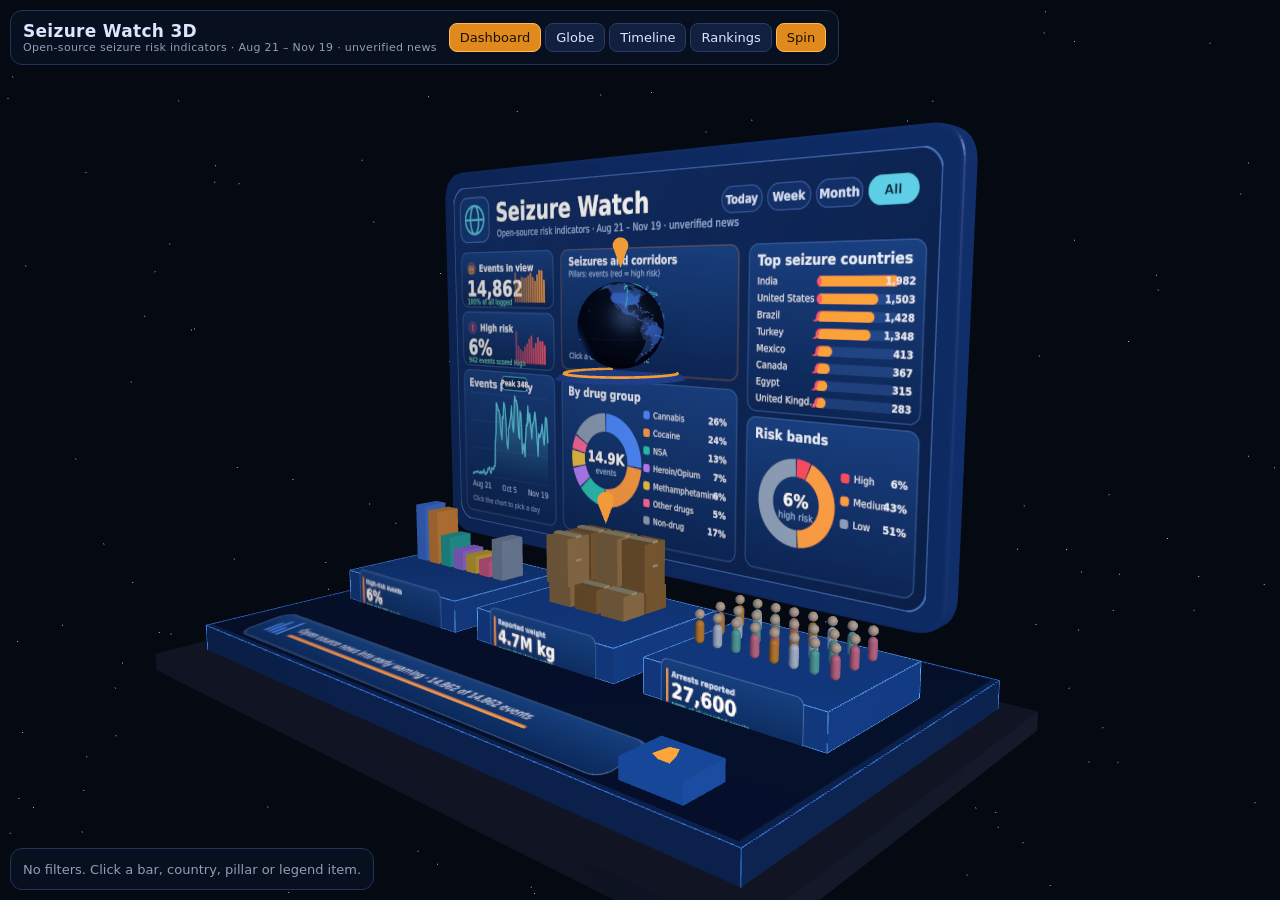
<file: docs/dashboard-3d/index.html>
<!DOCTYPE html>
<html lang="en"><head><meta charset="utf-8">
<meta name="viewport" content="width=device-width, initial-scale=1">
<title>Seizure Watch 3D</title>
<style>
*{box-sizing:border-box}html,body{margin:0;height:100%;background:#050912;color:#dbe6ff;font:13px system-ui,-apple-system,Segoe UI,sans-serif;overflow:hidden}
#c{position:fixed;inset:0;width:100%;height:100%;display:block;cursor:grab;touch-action:none}
.p{position:fixed;background:rgba(10,18,36,.72);border:1px solid #223458;border-radius:12px;backdrop-filter:blur(8px);padding:10px 12px}
#top{top:10px;left:10px;right:10px;display:flex;gap:12px;align-items:center;flex-wrap:wrap}
h1{margin:0;font-size:17px;letter-spacing:.3px}h1 small{display:block;font-size:11px;font-weight:400;color:#8ea0b8}
#kpis{display:flex;gap:8px;flex:1;overflow-x:auto}.k{min-width:96px;padding:2px 10px;border-left:2px solid #4f8cff}.k:nth-child(2){border-color:#ff4d5e}.k:nth-child(3){border-color:#ff9f43}.k:nth-child(4){border-color:#2ec4b6}.k:nth-child(5){border-color:#b983ff}.k:nth-child(6){border-color:#f5c542}
.k span{display:block;color:#8ea0b8;font-size:10px;text-transform:uppercase}.k b{font-size:20px}.k i{display:block;font-style:normal;color:#6f82a3;font-size:10px}
.tabs{display:flex;gap:4px}.tab,.chip,.lg,#spin{background:#12203f;color:#dbe6ff;border:1px solid #2a3c66;border-radius:8px;padding:6px 10px;font:inherit;cursor:pointer}
.tab.on,.lg.on,#spin.on{background:#2f5fd0;border-color:#6d9bff}
#left{left:10px;top:88px;width:210px;max-height:calc(100% - 180px);overflow:auto}
#right{right:10px;top:88px;width:290px;max-height:calc(100% - 180px);overflow:auto}
h3{margin:0 0 6px;font-size:11px;text-transform:uppercase;color:#8ea0b8;letter-spacing:.6px}
.lg{display:flex;align-items:center;gap:7px;width:100%;margin-bottom:4px;text-align:left}.lg i{width:10px;height:10px;border-radius:3px}.lg small{margin-left:auto;color:#9fb4d9}
#left label{display:block;margin-top:10px;color:#8ea0b8}#min{width:100%}
#bot{left:10px;right:10px;bottom:10px;display:flex;gap:6px;flex-wrap:wrap;align-items:center;min-height:42px}
.chip{padding:4px 9px;border-color:#4f8cff}.chip.clear{border-color:#ff4d5e}.hint{color:#8ea0b8}
#events a{display:flex;gap:8px;padding:6px 0;border-top:1px solid #1c2c4d;color:inherit;text-decoration:none}#events a:hover{background:#12203f}
#events b{background:#ff4d5e;color:#fff;border-radius:6px;padding:1px 6px;height:18px;font-size:11px}#events small{display:block;color:#8ea0b8}
#tip{position:fixed;left:0;top:0;pointer-events:none;opacity:0;background:#0b1530ee;border:1px solid #3a5aa0;border-radius:8px;padding:7px 10px;max-width:260px;z-index:5}#tip b{display:block;margin-bottom:2px}
#load{position:fixed;inset:0;display:grid;place-items:center;font-size:16px;color:#8ea0b8;z-index:9;background:#050912}
body.dashv #left,body.dashv #right,body.dashv #kpis{display:none}body.dashv #top{width:auto;right:auto}body.dashv #bot{right:auto}
.tab.on,.lg.on,#spin.on{background:#e08a1e;border-color:#ffb85c;color:#1a1000}
@media(max-width:820px){#right{display:none}#left{width:170px;top:auto;bottom:70px;max-height:34%}#top{top:6px}.k{min-width:80px}.k b{font-size:16px}}
</style></head><body>
<canvas id="c"></canvas>
<div id="load">Loading Seizure Watch…</div>
<div class="p" id="top">
 <h1>Seizure Watch 3D<small>Open-source seizure risk indicators · <span id="dates"></span> · unverified news</small></h1>
 <div id="kpis"></div>
 <div class="tabs"><button class="tab on" data-v="dash">Dashboard</button><button class="tab" data-v="globe">Globe</button><button class="tab" data-v="time">Timeline</button><button class="tab" data-v="rank">Rankings</button><button id="spin" class="on">Spin</button></div>
</div>
<div class="p" id="left"><h3>Drug group</h3><div id="legend"></div><h3 style="margin-top:10px">Risk band</h3><div id="bands"></div>
 <label>Minimum risk score <b id="minv">10</b><input id="min" type="range" min="10" max="100" step="5" value="10"></label></div>
<div class="p" id="right"><h3>Highest-scoring events in view</h3><div id="events"></div></div>
<div class="p" id="bot"><span id="chips"></span></div>
<div id="tip"></div>
<script src="app.js?v=20261120b"></script>
</body></html>
</file>
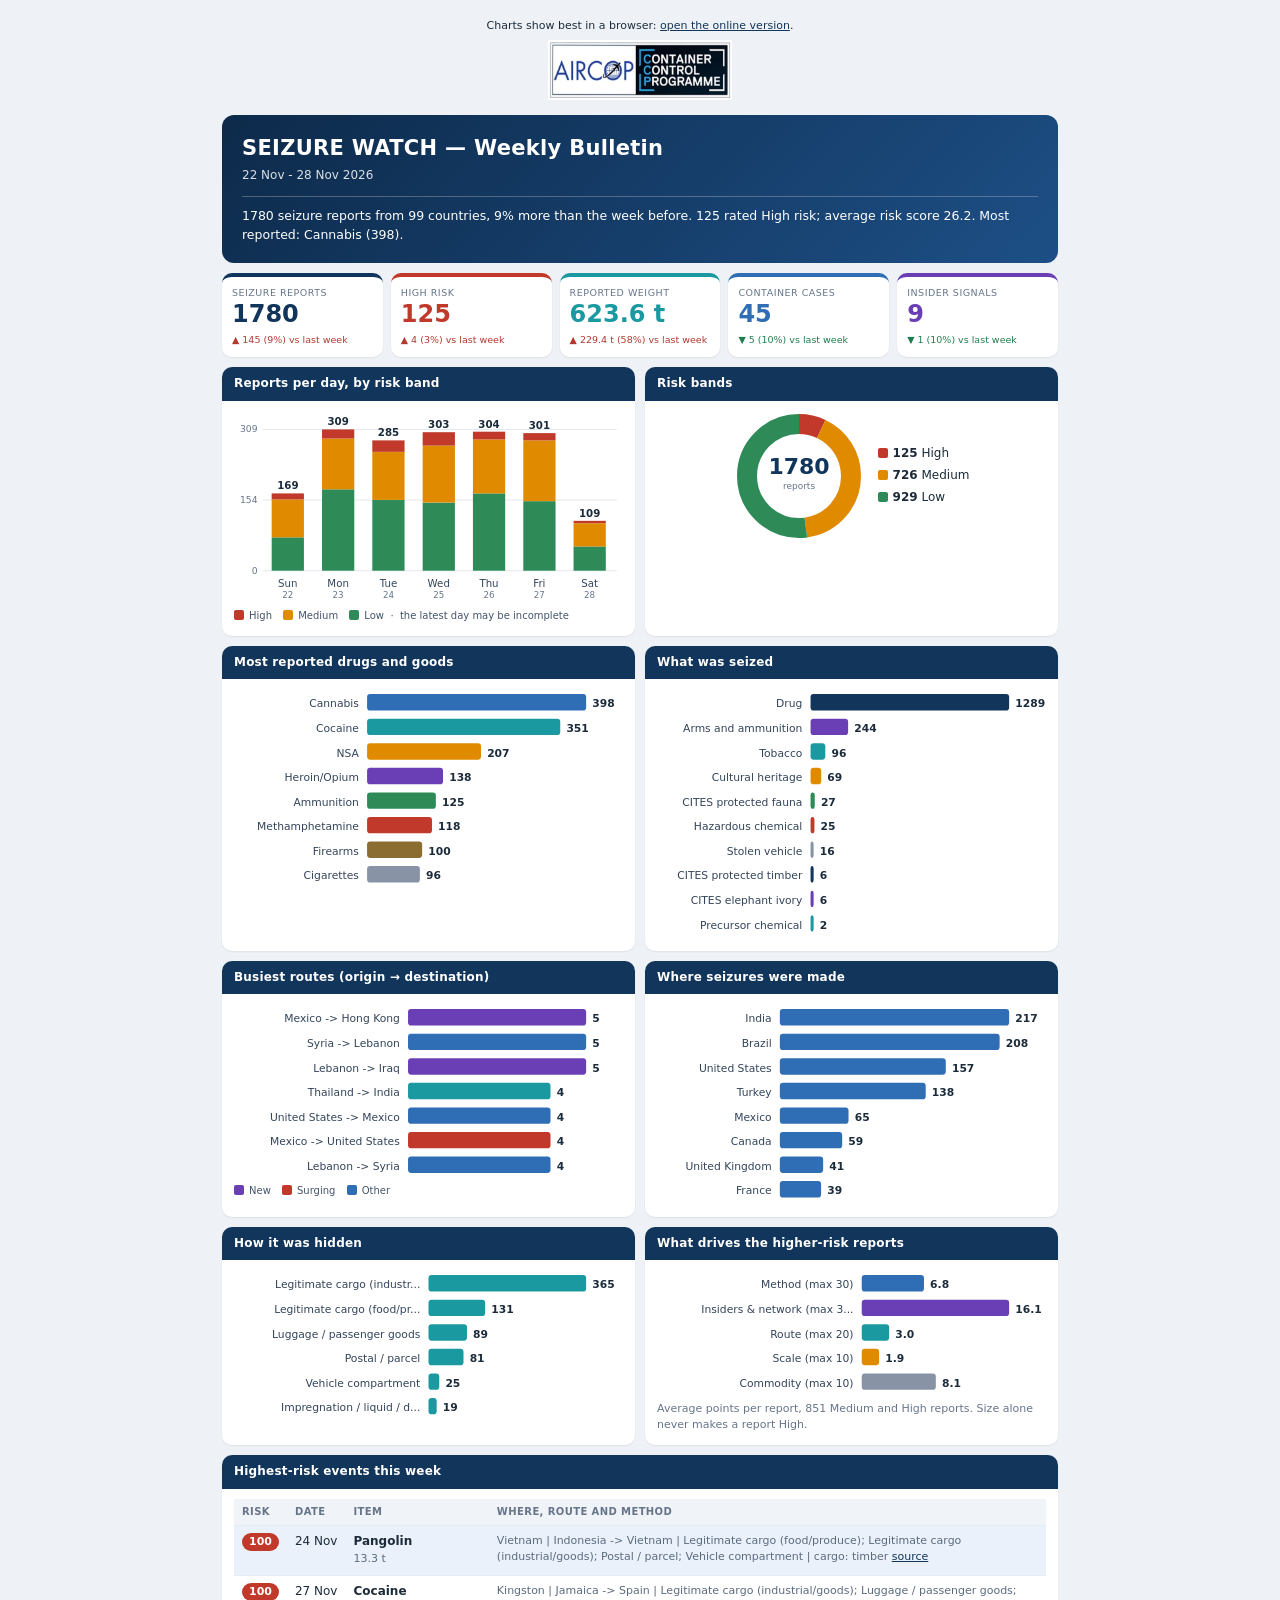
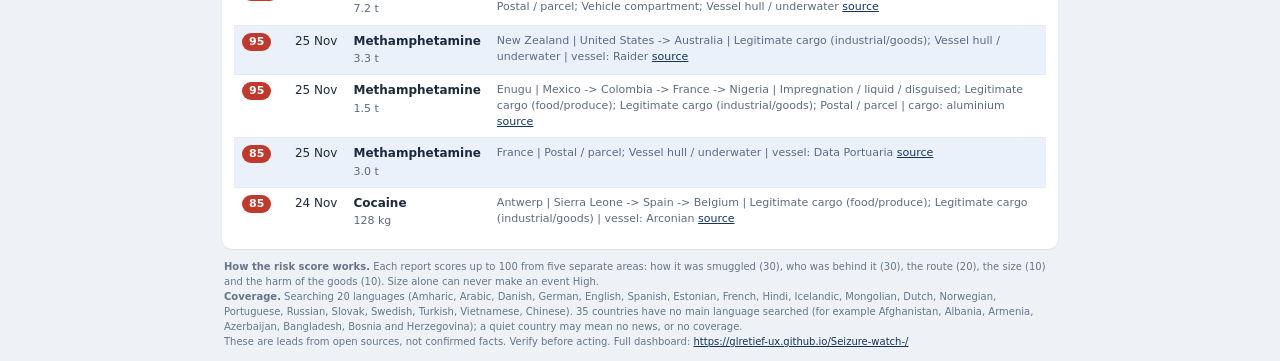
<file: docs/bulletin.html>
<!doctype html><html lang="en"><head><meta charset="utf-8"><meta name="viewport" content="width=device-width, initial-scale=1">
<title>Seizure Watch weekly bulletin 22 Nov - 28 Nov 2026</title>
<style>
@page{size:A4;margin:0}
*{box-sizing:border-box}
body{margin:0;background:#eef2f7;color:#1c2b3a;font:12px/1.45 Verdana,'DejaVu Sans',Arial,sans-serif;-webkit-print-color-adjust:exact;print-color-adjust:exact}
.wrap{max-width:860px;margin:0 auto;padding:12px}
.lg0{text-align:center;margin:0 0 10px}.lg0 img{height:60px;max-width:90%}
.hero{background:linear-gradient(135deg,#0d2a4a,#1d4f86);color:#fff;border-radius:12px;padding:18px 20px}
.hero h1{margin:0;font-size:21px;letter-spacing:.3px}.hero .sub{opacity:.85;margin-top:3px;font-size:12px}
.hero .lead{margin-top:12px;padding-top:10px;border-top:1px solid rgba(255,255,255,.25);font-size:12.5px;line-height:1.5}
.kpis{display:grid;grid-template-columns:repeat(5,1fr);gap:8px;margin:10px 0}
.kc{background:#fff;border-radius:10px;border-top:4px solid #12355b;padding:9px 10px;box-shadow:0 1px 2px rgba(0,0,0,.07)}
.kc .kl{display:block;font-size:9.5px;text-transform:uppercase;letter-spacing:.5px;color:#66758a}.kc b{display:block;font-size:24px;line-height:1.15;margin:2px 0}
.dl{font-size:9.5px;color:#66758a}.dl.hi{color:#b03a2e}.dl.lo{color:#1e7d4f}.dl.nd{color:#99a5b5}
.grid{display:grid;grid-template-columns:1fr 1fr;gap:10px}.full{grid-column:1/-1}
.panel{background:#fff;border-radius:10px;overflow:hidden;box-shadow:0 1px 2px rgba(0,0,0,.07);break-inside:avoid;page-break-inside:avoid}
.panel h2{margin:0;padding:8px 12px;background:#12355b;color:#fff;font-size:12px;letter-spacing:.2px}.pb{padding:10px 12px 12px}
.dn{display:flex;align-items:center;gap:14px;justify-content:center}.lgv div{margin:5px 0;font-size:12px}
i{display:inline-block;width:10px;height:10px;border-radius:2px;margin-right:5px;vertical-align:-1px}.lg{font-size:10px;color:#44546a;margin-top:4px}.lg i{margin-left:8px}.lg i:first-child{margin-left:0}
.empty,.note{color:#66758a;font-size:11px;padding:8px 0}.note{padding:4px 0 0}
table.tb{width:100%;border-collapse:collapse}.tb th{background:#f0f3f7;text-align:left;font-size:10px;text-transform:uppercase;letter-spacing:.4px;color:#66758a;padding:6px 8px}
.tb td{padding:7px 8px;vertical-align:top;border-top:1px solid #e6ebf2}.tb tr:nth-child(even) td{background:#eaf1fa}.tb td.c{width:44px}.nw{white-space:nowrap}
.chip{display:inline-block;min-width:26px;text-align:center;color:#fff;font-weight:700;font-size:11px;border-radius:99px;padding:1px 7px}
.s,.s2{color:#5b6b7f;font-size:11px}a{color:#12355b}
.how{font-size:10.5px;color:#44546a;line-height:1.5}.how b{color:#12355b}
.foot{margin:10px 2px 0;font-size:10px;color:#66758a;line-height:1.5}.web{text-align:center;font-size:11px;margin:6px 0}
@media(max-width:640px){.kpis{grid-template-columns:repeat(2,1fr)}.grid{grid-template-columns:1fr}}
@media print{body{background:#fff;padding:9mm}.wrap{padding:0;max-width:none}.web{display:none}}
</style></head><body><div class="wrap">
<div class="web">Charts show best in a browser: <a href="https://glretief-ux.github.io/Seizure-watch-/bulletin.html">open the online version</a>.</div><div class="lg0"><img src="[data-uri]" alt="AIRCOP - Container Control Programme"></div>
<div class="hero"><h1>SEIZURE WATCH &mdash; Weekly Bulletin</h1><div class="sub">22 Nov - 28 Nov 2026</div><div class="lead">1780 seizure reports from 99 countries, 9% more than the week before. 125 rated High risk; average risk score 26.2. Most reported: Cannabis (398).</div></div>
<div class="kpis"><div class="kc" style="border-top-color:#12355b"><span class="kl">Seizure reports</span><b style="color:#12355b">1780</b><span class="dl hi">&#9650; 145 (9%) vs last week</span></div><div class="kc" style="border-top-color:#c0392b"><span class="kl">High risk</span><b style="color:#c0392b">125</b><span class="dl hi">&#9650; 4 (3%) vs last week</span></div><div class="kc" style="border-top-color:#1a9aa0"><span class="kl">Reported weight</span><b style="color:#1a9aa0">623.6 t</b><span class="dl hi">&#9650; 229.4 t (58%) vs last week</span></div><div class="kc" style="border-top-color:#2f6db5"><span class="kl">Container cases</span><b style="color:#2f6db5">45</b><span class="dl lo">&#9660; 5 (10%) vs last week</span></div><div class="kc" style="border-top-color:#6a3fb5"><span class="kl">Insider signals</span><b style="color:#6a3fb5">9</b><span class="dl lo">&#9660; 1 (10%) vs last week</span></div></div>
<div class="grid">
<section class="panel "><h2>Reports per day, by risk band</h2><div class="pb"><svg viewBox="0 0 380 190" width="100%" role="img" style="display:block;font-family:Verdana,'DejaVu Sans',Arial,sans-serif"><line x1="28" y1="156.0" x2="374" y2="156.0" stroke="#e3e8ef"/><text x="23" y="159.0" text-anchor="end" font-size="9" fill="#66758a">0</text><line x1="28" y1="87.0" x2="374" y2="87.0" stroke="#e3e8ef"/><text x="23" y="90.0" text-anchor="end" font-size="9" fill="#66758a">154</text><line x1="28" y1="18.0" x2="374" y2="18.0" stroke="#e3e8ef"/><text x="23" y="21.0" text-anchor="end" font-size="9" fill="#66758a">309</text><rect x="36.8" y="123.4" width="31.5" height="32.6" fill="#2e8b57"/><rect x="36.8" y="86.3" width="31.5" height="37.1" fill="#e08a00"/><rect x="36.8" y="80.5" width="31.5" height="5.8" fill="#c0392b"/><text x="52.6" y="76.5" text-anchor="middle" font-size="10" font-weight="700" fill="#1c2b3a">169</text><text x="52.6" y="172" text-anchor="middle" font-size="10" fill="#33445a">Sun</text><text x="52.6" y="183" text-anchor="middle" font-size="8.5" fill="#66758a">22</text><rect x="86.0" y="76.5" width="31.5" height="79.5" fill="#2e8b57"/><rect x="86.0" y="26.9" width="31.5" height="49.6" fill="#e08a00"/><rect x="86.0" y="18.0" width="31.5" height="8.9" fill="#c0392b"/><text x="101.7" y="14.0" text-anchor="middle" font-size="10" font-weight="700" fill="#1c2b3a">309</text><text x="101.7" y="172" text-anchor="middle" font-size="10" fill="#33445a">Mon</text><text x="101.7" y="183" text-anchor="middle" font-size="8.5" fill="#66758a">23</text><rect x="135.1" y="86.8" width="31.5" height="69.2" fill="#2e8b57"/><rect x="135.1" y="39.9" width="31.5" height="46.9" fill="#e08a00"/><rect x="135.1" y="28.7" width="31.5" height="11.2" fill="#c0392b"/><text x="150.9" y="24.7" text-anchor="middle" font-size="10" font-weight="700" fill="#1c2b3a">285</text><text x="150.9" y="172" text-anchor="middle" font-size="10" fill="#33445a">Tue</text><text x="150.9" y="183" text-anchor="middle" font-size="8.5" fill="#66758a">24</text><rect x="184.3" y="89.5" width="31.5" height="66.5" fill="#2e8b57"/><rect x="184.3" y="33.6" width="31.5" height="55.8" fill="#e08a00"/><rect x="184.3" y="20.7" width="31.5" height="13.0" fill="#c0392b"/><text x="200.0" y="16.7" text-anchor="middle" font-size="10" font-weight="700" fill="#1c2b3a">303</text><text x="200.0" y="172" text-anchor="middle" font-size="10" fill="#33445a">Wed</text><text x="200.0" y="183" text-anchor="middle" font-size="8.5" fill="#66758a">25</text><rect x="233.4" y="80.5" width="31.5" height="75.5" fill="#2e8b57"/><rect x="233.4" y="27.8" width="31.5" height="52.7" fill="#e08a00"/><rect x="233.4" y="20.2" width="31.5" height="7.6" fill="#c0392b"/><text x="249.1" y="16.2" text-anchor="middle" font-size="10" font-weight="700" fill="#1c2b3a">304</text><text x="249.1" y="172" text-anchor="middle" font-size="10" fill="#33445a">Thu</text><text x="249.1" y="183" text-anchor="middle" font-size="8.5" fill="#66758a">26</text><rect x="282.6" y="88.1" width="31.5" height="67.9" fill="#2e8b57"/><rect x="282.6" y="28.7" width="31.5" height="59.4" fill="#e08a00"/><rect x="282.6" y="21.6" width="31.5" height="7.1" fill="#c0392b"/><text x="298.3" y="17.6" text-anchor="middle" font-size="10" font-weight="700" fill="#1c2b3a">301</text><text x="298.3" y="172" text-anchor="middle" font-size="10" fill="#33445a">Fri</text><text x="298.3" y="183" text-anchor="middle" font-size="8.5" fill="#66758a">27</text><rect x="331.7" y="132.3" width="31.5" height="23.7" fill="#2e8b57"/><rect x="331.7" y="109.6" width="31.5" height="22.8" fill="#e08a00"/><rect x="331.7" y="107.3" width="31.5" height="2.2" fill="#c0392b"/><text x="347.4" y="103.3" text-anchor="middle" font-size="10" font-weight="700" fill="#1c2b3a">109</text><text x="347.4" y="172" text-anchor="middle" font-size="10" fill="#33445a">Sat</text><text x="347.4" y="183" text-anchor="middle" font-size="8.5" fill="#66758a">28</text></svg><div class="lg"><i style="background:#c0392b"></i>High <i style="background:#e08a00"></i>Medium <i style="background:#2e8b57"></i>Low &nbsp;&middot;&nbsp; the latest day may be incomplete</div></div></section>
<section class="panel "><h2>Risk bands</h2><div class="pb"><div class="dn"><svg viewBox="0 0 130 130" width="130" height="130" role="img" style="font-family:Verdana,'DejaVu Sans',Arial,sans-serif"><circle cx="65" cy="65" r="52" fill="none" stroke="#eef2f7" stroke-width="20"/><circle cx="65" cy="65" r="52" fill="none" stroke="#c0392b" stroke-width="20" stroke-dasharray="22.94 303.78" stroke-dashoffset="-0.00" transform="rotate(-90 65 65)"/><circle cx="65" cy="65" r="52" fill="none" stroke="#e08a00" stroke-width="20" stroke-dasharray="133.26 193.47" stroke-dashoffset="-22.94" transform="rotate(-90 65 65)"/><circle cx="65" cy="65" r="52" fill="none" stroke="#2e8b57" stroke-width="20" stroke-dasharray="170.52 156.20" stroke-dashoffset="-156.20" transform="rotate(-90 65 65)"/><text x="65" y="63" text-anchor="middle" font-size="22" font-weight="700" fill="#12355b">1780</text><text x="65" y="78" text-anchor="middle" font-size="9" fill="#66758a">reports</text></svg><div class="lgv"><div><i style="background:#c0392b"></i><b>125</b> High</div><div><i style="background:#e08a00"></i><b>726</b> Medium</div><div><i style="background:#2e8b57"></i><b>929</b> Low</div></div></div></div></section>
<section class="panel "><h2>Most reported drugs and goods</h2><div class="pb"><svg viewBox="0 0 380 196" width="100%" role="img" style="display:block;font-family:Verdana,'DejaVu Sans',Arial,sans-serif"><text x="122" y="18.0" text-anchor="end" font-size="10.5" fill="#33445a">Cannabis</text><rect x="130" y="5" width="214.0" height="16" rx="3" fill="#2f6db5"/><text x="350.0" y="18.0" font-size="10.5" font-weight="700" fill="#1c2b3a">398</text><text x="122" y="42.0" text-anchor="end" font-size="10.5" fill="#33445a">Cocaine</text><rect x="130" y="29" width="188.7" height="16" rx="3" fill="#1a9aa0"/><text x="324.7" y="42.0" font-size="10.5" font-weight="700" fill="#1c2b3a">351</text><text x="122" y="66.0" text-anchor="end" font-size="10.5" fill="#33445a">NSA</text><rect x="130" y="53" width="111.3" height="16" rx="3" fill="#e08a00"/><text x="247.3" y="66.0" font-size="10.5" font-weight="700" fill="#1c2b3a">207</text><text x="122" y="90.0" text-anchor="end" font-size="10.5" fill="#33445a">Heroin/Opium</text><rect x="130" y="77" width="74.2" height="16" rx="3" fill="#6a3fb5"/><text x="210.2" y="90.0" font-size="10.5" font-weight="700" fill="#1c2b3a">138</text><text x="122" y="114.0" text-anchor="end" font-size="10.5" fill="#33445a">Ammunition</text><rect x="130" y="101" width="67.2" height="16" rx="3" fill="#2e8b57"/><text x="203.2" y="114.0" font-size="10.5" font-weight="700" fill="#1c2b3a">125</text><text x="122" y="138.0" text-anchor="end" font-size="10.5" fill="#33445a">Methamphetamine</text><rect x="130" y="125" width="63.4" height="16" rx="3" fill="#c0392b"/><text x="199.4" y="138.0" font-size="10.5" font-weight="700" fill="#1c2b3a">118</text><text x="122" y="162.0" text-anchor="end" font-size="10.5" fill="#33445a">Firearms</text><rect x="130" y="149" width="53.8" height="16" rx="3" fill="#8c6d31"/><text x="189.8" y="162.0" font-size="10.5" font-weight="700" fill="#1c2b3a">100</text><text x="122" y="186.0" text-anchor="end" font-size="10.5" fill="#33445a">Cigarettes</text><rect x="130" y="173" width="51.6" height="16" rx="3" fill="#8894a5"/><text x="187.6" y="186.0" font-size="10.5" font-weight="700" fill="#1c2b3a">96</text></svg></div></section>
<section class="panel "><h2>What was seized</h2><div class="pb"><svg viewBox="0 0 380 244" width="100%" role="img" style="display:block;font-family:Verdana,'DejaVu Sans',Arial,sans-serif"><text x="142" y="18.0" text-anchor="end" font-size="10.5" fill="#33445a">Drug</text><rect x="150" y="5" width="194.0" height="16" rx="3" fill="#12355b"/><text x="350.0" y="18.0" font-size="10.5" font-weight="700" fill="#1c2b3a">1289</text><text x="142" y="42.0" text-anchor="end" font-size="10.5" fill="#33445a">Arms and ammunition</text><rect x="150" y="29" width="36.7" height="16" rx="3" fill="#6a3fb5"/><text x="192.7" y="42.0" font-size="10.5" font-weight="700" fill="#1c2b3a">244</text><text x="142" y="66.0" text-anchor="end" font-size="10.5" fill="#33445a">Tobacco</text><rect x="150" y="53" width="14.4" height="16" rx="3" fill="#1a9aa0"/><text x="170.4" y="66.0" font-size="10.5" font-weight="700" fill="#1c2b3a">96</text><text x="142" y="90.0" text-anchor="end" font-size="10.5" fill="#33445a">Cultural heritage</text><rect x="150" y="77" width="10.4" height="16" rx="3" fill="#e08a00"/><text x="166.4" y="90.0" font-size="10.5" font-weight="700" fill="#1c2b3a">69</text><text x="142" y="114.0" text-anchor="end" font-size="10.5" fill="#33445a">CITES protected fauna</text><rect x="150" y="101" width="4.1" height="16" rx="3" fill="#2e8b57"/><text x="160.1" y="114.0" font-size="10.5" font-weight="700" fill="#1c2b3a">27</text><text x="142" y="138.0" text-anchor="end" font-size="10.5" fill="#33445a">Hazardous chemical</text><rect x="150" y="125" width="3.8" height="16" rx="3" fill="#c0392b"/><text x="159.8" y="138.0" font-size="10.5" font-weight="700" fill="#1c2b3a">25</text><text x="142" y="162.0" text-anchor="end" font-size="10.5" fill="#33445a">Stolen vehicle</text><rect x="150" y="149" width="3.0" height="16" rx="3" fill="#8894a5"/><text x="159.0" y="162.0" font-size="10.5" font-weight="700" fill="#1c2b3a">16</text><text x="142" y="186.0" text-anchor="end" font-size="10.5" fill="#33445a">CITES protected timber</text><rect x="150" y="173" width="3.0" height="16" rx="3" fill="#12355b"/><text x="159.0" y="186.0" font-size="10.5" font-weight="700" fill="#1c2b3a">6</text><text x="142" y="210.0" text-anchor="end" font-size="10.5" fill="#33445a">CITES elephant ivory</text><rect x="150" y="197" width="3.0" height="16" rx="3" fill="#6a3fb5"/><text x="159.0" y="210.0" font-size="10.5" font-weight="700" fill="#1c2b3a">6</text><text x="142" y="234.0" text-anchor="end" font-size="10.5" fill="#33445a">Precursor chemical</text><rect x="150" y="221" width="3.0" height="16" rx="3" fill="#1a9aa0"/><text x="159.0" y="234.0" font-size="10.5" font-weight="700" fill="#1c2b3a">2</text></svg></div></section>
<section class="panel "><h2>Busiest routes (origin &rarr; destination)</h2><div class="pb"><svg viewBox="0 0 380 172" width="100%" role="img" style="display:block;font-family:Verdana,'DejaVu Sans',Arial,sans-serif"><text x="162" y="18.0" text-anchor="end" font-size="10.5" fill="#33445a">Mexico -&gt; Hong Kong</text><rect x="170" y="5" width="174.0" height="16" rx="3" fill="#6a3fb5"/><text x="350.0" y="18.0" font-size="10.5" font-weight="700" fill="#1c2b3a">5</text><text x="162" y="42.0" text-anchor="end" font-size="10.5" fill="#33445a">Syria -&gt; Lebanon</text><rect x="170" y="29" width="174.0" height="16" rx="3" fill="#2f6db5"/><text x="350.0" y="42.0" font-size="10.5" font-weight="700" fill="#1c2b3a">5</text><text x="162" y="66.0" text-anchor="end" font-size="10.5" fill="#33445a">Lebanon -&gt; Iraq</text><rect x="170" y="53" width="174.0" height="16" rx="3" fill="#6a3fb5"/><text x="350.0" y="66.0" font-size="10.5" font-weight="700" fill="#1c2b3a">5</text><text x="162" y="90.0" text-anchor="end" font-size="10.5" fill="#33445a">Thailand -&gt; India</text><rect x="170" y="77" width="139.2" height="16" rx="3" fill="#1a9aa0"/><text x="315.2" y="90.0" font-size="10.5" font-weight="700" fill="#1c2b3a">4</text><text x="162" y="114.0" text-anchor="end" font-size="10.5" fill="#33445a">United States -&gt; Mexico</text><rect x="170" y="101" width="139.2" height="16" rx="3" fill="#2f6db5"/><text x="315.2" y="114.0" font-size="10.5" font-weight="700" fill="#1c2b3a">4</text><text x="162" y="138.0" text-anchor="end" font-size="10.5" fill="#33445a">Mexico -&gt; United States</text><rect x="170" y="125" width="139.2" height="16" rx="3" fill="#c0392b"/><text x="315.2" y="138.0" font-size="10.5" font-weight="700" fill="#1c2b3a">4</text><text x="162" y="162.0" text-anchor="end" font-size="10.5" fill="#33445a">Lebanon -&gt; Syria</text><rect x="170" y="149" width="139.2" height="16" rx="3" fill="#2f6db5"/><text x="315.2" y="162.0" font-size="10.5" font-weight="700" fill="#1c2b3a">4</text></svg><div class="lg"><i style="background:#6a3fb5"></i>New <i style="background:#c0392b"></i>Surging <i style="background:#2f6db5"></i>Other</div></div></section>
<section class="panel "><h2>Where seizures were made</h2><div class="pb"><svg viewBox="0 0 380 196" width="100%" role="img" style="display:block;font-family:Verdana,'DejaVu Sans',Arial,sans-serif"><text x="112" y="18.0" text-anchor="end" font-size="10.5" fill="#33445a">India</text><rect x="120" y="5" width="224.0" height="16" rx="3" fill="#2f6db5"/><text x="350.0" y="18.0" font-size="10.5" font-weight="700" fill="#1c2b3a">217</text><text x="112" y="42.0" text-anchor="end" font-size="10.5" fill="#33445a">Brazil</text><rect x="120" y="29" width="214.7" height="16" rx="3" fill="#2f6db5"/><text x="340.7" y="42.0" font-size="10.5" font-weight="700" fill="#1c2b3a">208</text><text x="112" y="66.0" text-anchor="end" font-size="10.5" fill="#33445a">United States</text><rect x="120" y="53" width="162.1" height="16" rx="3" fill="#2f6db5"/><text x="288.1" y="66.0" font-size="10.5" font-weight="700" fill="#1c2b3a">157</text><text x="112" y="90.0" text-anchor="end" font-size="10.5" fill="#33445a">Turkey</text><rect x="120" y="77" width="142.5" height="16" rx="3" fill="#2f6db5"/><text x="268.5" y="90.0" font-size="10.5" font-weight="700" fill="#1c2b3a">138</text><text x="112" y="114.0" text-anchor="end" font-size="10.5" fill="#33445a">Mexico</text><rect x="120" y="101" width="67.1" height="16" rx="3" fill="#2f6db5"/><text x="193.1" y="114.0" font-size="10.5" font-weight="700" fill="#1c2b3a">65</text><text x="112" y="138.0" text-anchor="end" font-size="10.5" fill="#33445a">Canada</text><rect x="120" y="125" width="60.9" height="16" rx="3" fill="#2f6db5"/><text x="186.9" y="138.0" font-size="10.5" font-weight="700" fill="#1c2b3a">59</text><text x="112" y="162.0" text-anchor="end" font-size="10.5" fill="#33445a">United Kingdom</text><rect x="120" y="149" width="42.3" height="16" rx="3" fill="#2f6db5"/><text x="168.3" y="162.0" font-size="10.5" font-weight="700" fill="#1c2b3a">41</text><text x="112" y="186.0" text-anchor="end" font-size="10.5" fill="#33445a">France</text><rect x="120" y="173" width="40.3" height="16" rx="3" fill="#2f6db5"/><text x="166.3" y="186.0" font-size="10.5" font-weight="700" fill="#1c2b3a">39</text></svg></div></section>
<section class="panel "><h2>How it was hidden</h2><div class="pb"><svg viewBox="0 0 380 148" width="100%" role="img" style="display:block;font-family:Verdana,'DejaVu Sans',Arial,sans-serif"><text x="182" y="18.0" text-anchor="end" font-size="10.5" fill="#33445a">Legitimate cargo (industr...</text><rect x="190" y="5" width="154.0" height="16" rx="3" fill="#1a9aa0"/><text x="350.0" y="18.0" font-size="10.5" font-weight="700" fill="#1c2b3a">365</text><text x="182" y="42.0" text-anchor="end" font-size="10.5" fill="#33445a">Legitimate cargo (food/pr...</text><rect x="190" y="29" width="55.3" height="16" rx="3" fill="#1a9aa0"/><text x="251.3" y="42.0" font-size="10.5" font-weight="700" fill="#1c2b3a">131</text><text x="182" y="66.0" text-anchor="end" font-size="10.5" fill="#33445a">Luggage / passenger goods</text><rect x="190" y="53" width="37.6" height="16" rx="3" fill="#1a9aa0"/><text x="233.6" y="66.0" font-size="10.5" font-weight="700" fill="#1c2b3a">89</text><text x="182" y="90.0" text-anchor="end" font-size="10.5" fill="#33445a">Postal / parcel</text><rect x="190" y="77" width="34.2" height="16" rx="3" fill="#1a9aa0"/><text x="230.2" y="90.0" font-size="10.5" font-weight="700" fill="#1c2b3a">81</text><text x="182" y="114.0" text-anchor="end" font-size="10.5" fill="#33445a">Vehicle compartment</text><rect x="190" y="101" width="10.5" height="16" rx="3" fill="#1a9aa0"/><text x="206.5" y="114.0" font-size="10.5" font-weight="700" fill="#1c2b3a">25</text><text x="182" y="138.0" text-anchor="end" font-size="10.5" fill="#33445a">Impregnation / liquid / d...</text><rect x="190" y="125" width="8.0" height="16" rx="3" fill="#1a9aa0"/><text x="204.0" y="138.0" font-size="10.5" font-weight="700" fill="#1c2b3a">19</text></svg></div></section>
<section class="panel "><h2>What drives the higher-risk reports</h2><div class="pb"><svg viewBox="0 0 380 124" width="100%" role="img" style="display:block;font-family:Verdana,'DejaVu Sans',Arial,sans-serif"><text x="192" y="18.0" text-anchor="end" font-size="10.5" fill="#33445a">Method (max 30)</text><rect x="200" y="5" width="60.8" height="16" rx="3" fill="#2f6db5"/><text x="266.8" y="18.0" font-size="10.5" font-weight="700" fill="#1c2b3a">6.8</text><text x="192" y="42.0" text-anchor="end" font-size="10.5" fill="#33445a">Insiders &amp; network (max 3...</text><rect x="200" y="29" width="144.0" height="16" rx="3" fill="#6a3fb5"/><text x="350.0" y="42.0" font-size="10.5" font-weight="700" fill="#1c2b3a">16.1</text><text x="192" y="66.0" text-anchor="end" font-size="10.5" fill="#33445a">Route (max 20)</text><rect x="200" y="53" width="26.8" height="16" rx="3" fill="#1a9aa0"/><text x="232.8" y="66.0" font-size="10.5" font-weight="700" fill="#1c2b3a">3.0</text><text x="192" y="90.0" text-anchor="end" font-size="10.5" fill="#33445a">Scale (max 10)</text><rect x="200" y="77" width="17.0" height="16" rx="3" fill="#e08a00"/><text x="223.0" y="90.0" font-size="10.5" font-weight="700" fill="#1c2b3a">1.9</text><text x="192" y="114.0" text-anchor="end" font-size="10.5" fill="#33445a">Commodity (max 10)</text><rect x="200" y="101" width="72.4" height="16" rx="3" fill="#8894a5"/><text x="278.4" y="114.0" font-size="10.5" font-weight="700" fill="#1c2b3a">8.1</text></svg><div class="note">Average points per report, 851 Medium and High reports. Size alone never makes a report High.</div></div></section>
<section class="panel full"><h2>Highest-risk events this week</h2><div class="pb"><table class="tb"><tr><th>Risk</th><th>Date</th><th>Item</th><th>Where, route and method</th></tr><tr><td class="c"><span class="chip" style="background:#c0392b">100</span></td><td class="nw">24 Nov</td><td><b>Pangolin</b><br><span class="s">13.3 t</span></td><td class="s2">Vietnam | Indonesia -&gt; Vietnam | Legitimate cargo (food/produce); Legitimate cargo (industrial/goods); Postal / parcel; Vehicle compartment | cargo: timber <a href="https://mg.co.za/the-green-guardian/2026-11-24-how-investigators-dismantled-a-major-africa-asia-wildlife-trafficking-network/">source</a></td></tr><tr><td class="c"><span class="chip" style="background:#c0392b">100</span></td><td class="nw">27 Nov</td><td><b>Cocaine</b><br><span class="s">7.2 t</span></td><td class="s2">Kingston | Jamaica -&gt; Spain | Legitimate cargo (industrial/goods); Luggage / passenger goods; Postal / parcel; Vehicle compartment; Vessel hull / underwater <a href="https://www.eurasiareview.com/28112026-jamaica-and-the-shifting-geography-of-caribbean-cocaine-trafficking-analysis/">source</a></td></tr><tr><td class="c"><span class="chip" style="background:#c0392b">95</span></td><td class="nw">25 Nov</td><td><b>Methamphetamine</b><br><span class="s">3.3 t</span></td><td class="s2">New Zealand | United States -&gt; Australia | Legitimate cargo (industrial/goods); Vessel hull / underwater | vessel: Raider <a href="https://www.suaralandak.co.id/en/french-forces-meth-seizure-pacific">source</a></td></tr><tr><td class="c"><span class="chip" style="background:#c0392b">95</span></td><td class="nw">25 Nov</td><td><b>Methamphetamine</b><br><span class="s">1.5 t</span></td><td class="s2">Enugu | Mexico -&gt; Colombia -&gt; France -&gt; Nigeria | Impregnation / liquid / disguised; Legitimate cargo (food/produce); Legitimate cargo (industrial/goods); Postal / parcel | cargo: aluminium <a href="https://ndlea.gov.ng/blog/ndlea-dismantles-another-industrial-meth-lab-in-enugu-arrests-drug-baron-5-mexicans">source</a></td></tr><tr><td class="c"><span class="chip" style="background:#c0392b">85</span></td><td class="nw">25 Nov</td><td><b>Methamphetamine</b><br><span class="s">3.0 t</span></td><td class="s2">France | Postal / parcel; Vessel hull / underwater | vessel: Data Portuaria <a href="https://www.abc.net.au/news/2026-11-26/3-tonnes-of-methamphetamine-seized-french-armed-forces-pacific/107430324">source</a></td></tr><tr><td class="c"><span class="chip" style="background:#c0392b">85</span></td><td class="nw">24 Nov</td><td><b>Cocaine</b><br><span class="s">128 kg</span></td><td class="s2">Antwerp | Sierra Leone -&gt; Spain -&gt; Belgium | Legitimate cargo (food/produce); Legitimate cargo (industrial/goods) | vessel: Arconian <a href="https://mondafrique.com/decryptage/libye-cocaine-2-2-une-meme-destination-plusieurs-route/">source</a></td></tr></table></div></section>
</div>
<div class="foot"><b>How the risk score works.</b> Each report scores up to 100 from five separate areas: how it was smuggled (30), who was behind it (30), the route (20), the size (10) and the harm of the goods (10). Size alone can never make an event High.<br>
<b>Coverage.</b> Searching 20 languages (Amharic, Arabic, Danish, German, English, Spanish, Estonian, French, Hindi, Icelandic, Mongolian, Dutch, Norwegian, Portuguese, Russian, Slovak, Swedish, Turkish, Vietnamese, Chinese). 35 countries have no main language searched (for example Afghanistan, Albania, Armenia, Azerbaijan, Bangladesh, Bosnia and Herzegovina); a quiet country may mean no news, or no coverage.<br>
These are leads from open sources, not confirmed facts. Verify before acting. Full dashboard: <a href="https://glretief-ux.github.io/Seizure-watch-/">https://glretief-ux.github.io/Seizure-watch-/</a></div>
</div></body></html>
</file>
